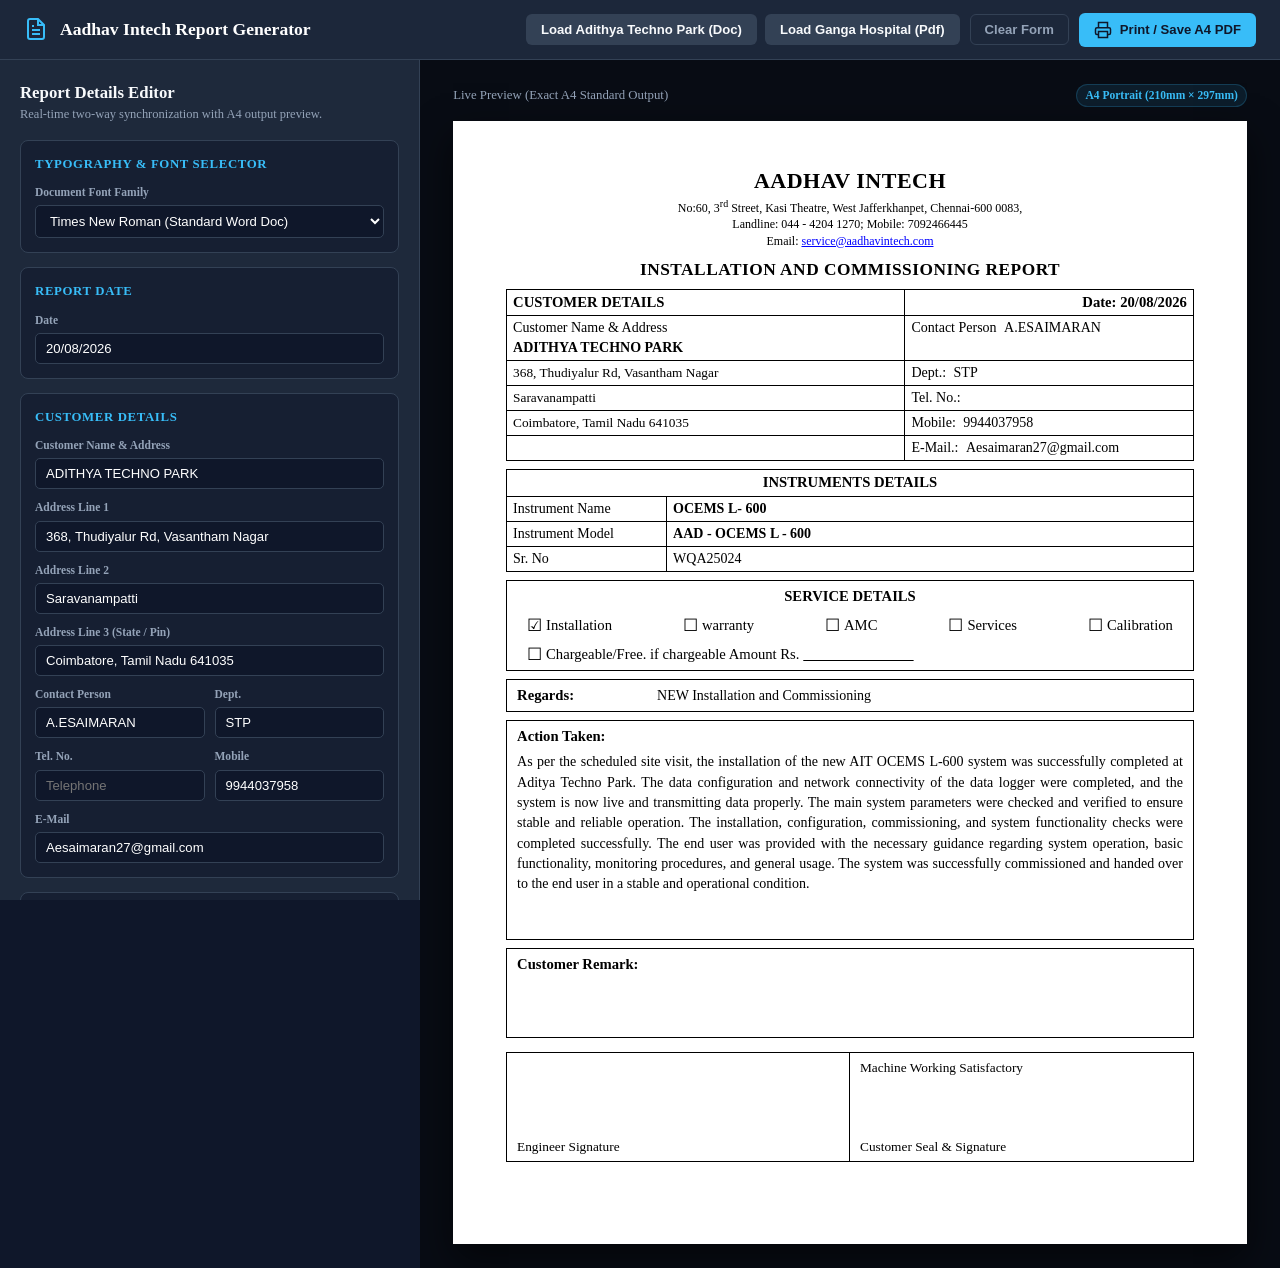
<file: index.9.html>
<!DOCTYPE html>
<html lang="en">
<head>
  <meta charset="UTF-8">
  <meta name="viewport" content="width=device-width, initial-scale=1.0">
  <title>Aadhav Intech - Installation & Commissioning Report Generator</title>
  <link rel="stylesheet" href="styles.css">
  <link rel="preconnect" href="https://fonts.googleapis.com">
  <link rel="preconnect" href="https://fonts.gstatic.com" crossorigin>
  <link href="https://fonts.googleapis.com/css2?family=Inter:wght@400;500;600;700&display=swap" rel="stylesheet">
</head>
<body class="font-times">
  <!-- Top Toolbar -->
  <header class="app-header no-print">
    <div class="header-brand">
      <svg width="24" height="24" viewBox="0 0 24 24" fill="none" stroke="currentColor" stroke-width="2">
        <path d="M14 2H6a2 2 0 0 0-2 2v16a2 2 0 0 0 2 2h12a2 2 0 0 0 2-2V8z"></path>
        <polyline points="14 2 14 8 20 8"></polyline>
        <line x1="16" y1="13" x2="8" y2="13"></line>
        <line x1="16" y1="17" x2="8" y2="17"></line>
        <polyline points="10 9 9 9 8 9"></polyline>
      </svg>
      <h1>Aadhav Intech Report Generator</h1>
    </div>
    <div class="header-actions">
      <!-- Preset Loader Select -->
      <div class="preset-dropdown">
        <button type="button" class="btn btn-secondary" id="btn-load-adithya">
          Load Adithya Techno Park (Doc)
        </button>
        <button type="button" class="btn btn-secondary" id="btn-load-ganga">
          Load Ganga Hospital (Pdf)
        </button>
      </div>

      <button type="button" class="btn btn-outline" id="btn-clear-form">
        Clear Form
      </button>

      <button type="button" class="btn btn-primary" id="btn-print-report">
        <svg width="18" height="18" viewBox="0 0 24 24" fill="none" stroke="currentColor" stroke-width="2">
          <polyline points="6 9 6 2 18 2 18 9"></polyline>
          <path d="M6 18H4a2 2 0 0 1-2-2v-5a2 2 0 0 1 2-2h16a2 2 0 0 1 2 2v5a2 2 0 0 1-2 2h-2"></path>
          <rect x="6" y="14" width="12" height="8"></rect>
        </svg>
        Print / Save A4 PDF
      </button>
    </div>
  </header>

  <!-- App Main Layout -->
  <div class="app-layout">
    <!-- Form Editor Panel -->
    <aside class="editor-panel no-print">
      <div class="editor-header">
        <h2>Report Details Editor</h2>
        <p>Real-time two-way synchronization with A4 output preview.</p>
      </div>

      <form id="report-form" autocomplete="off">
        <!-- Font Selection -->
        <div class="form-section">
          <h3>Typography & Font Selector</h3>
          <div class="form-group">
            <label for="select-font-family">Document Font Family</label>
            <select id="select-font-family" class="form-control-select">
              <option value="font-times" selected>Times New Roman (Standard Word Doc)</option>
              <option value="font-arial">Arial (Modern Clean)</option>
              <option value="font-calibri">Calibri (Corporate)</option>
            </select>
          </div>
        </div>

        <!-- Date Meta -->
        <div class="form-section">
          <h3>Report Date</h3>
          <div class="form-group">
            <label for="input-date">Date</label>
            <input type="text" id="input-date" placeholder="DD/MM/YYYY" value="20/08/2026">
          </div>
        </div>

        <!-- Customer Details -->
        <div class="form-section">
          <h3>Customer Details</h3>
          <div class="form-group">
            <label for="input-cust-name">Customer Name & Address</label>
            <input type="text" id="input-cust-name" value="ADITHYA TECHNO PARK" placeholder="Hospital / Company Name">
          </div>
          <div class="form-group">
            <label for="input-cust-addr1">Address Line 1</label>
            <input type="text" id="input-cust-addr1" value="368, Thudiyalur Rd, Vasantham Nagar">
          </div>
          <div class="form-group">
            <label for="input-cust-addr2">Address Line 2</label>
            <input type="text" id="input-cust-addr2" value="Saravanampatti">
          </div>
          <div class="form-group">
            <label for="input-cust-addr3">Address Line 3 (State / Pin)</label>
            <input type="text" id="input-cust-addr3" value="Coimbatore, Tamil Nadu 641035">
          </div>
          <div class="form-row">
            <div class="form-group">
              <label for="input-contact-person">Contact Person</label>
              <input type="text" id="input-contact-person" value="A.ESAIMARAN" placeholder="Name">
            </div>
            <div class="form-group">
              <label for="input-dept">Dept.</label>
              <input type="text" id="input-dept" value="STP" placeholder="Department">
            </div>
          </div>
          <div class="form-row">
            <div class="form-group">
              <label for="input-tel">Tel. No.</label>
              <input type="text" id="input-tel" placeholder="Telephone">
            </div>
            <div class="form-group">
              <label for="input-mobile">Mobile</label>
              <input type="text" id="input-mobile" value="9944037958" placeholder="Mobile">
            </div>
          </div>
          <div class="form-group">
            <label for="input-email">E-Mail</label>
            <input type="email" id="input-email" value="Aesaimaran27@gmail.com" placeholder="Email Address">
          </div>
        </div>

        <!-- Instrument Details -->
        <div class="form-section">
          <h3>Instruments Details</h3>
          <div class="form-group">
            <label for="input-inst-name">Instrument Name</label>
            <input type="text" id="input-inst-name" value="OCEMS L- 600">
          </div>
          <div class="form-group">
            <label for="input-inst-model">Instrument Model</label>
            <input type="text" id="input-inst-model" value="AAD - OCEMS L - 600">
          </div>
          <div class="form-group">
            <label for="input-sr-no">Sr. No</label>
            <input type="text" id="input-sr-no" value="WQA25024" placeholder="Serial Number">
          </div>
        </div>

        <!-- Service Details -->
        <div class="form-section">
          <h3>Service Details</h3>
          <div class="checkbox-grid">
            <label class="checkbox-label">
              <input type="checkbox" id="chk-installation" checked>
              <span>Installation</span>
            </label>
            <label class="checkbox-label">
              <input type="checkbox" id="chk-warranty">
              <span>warranty</span>
            </label>
            <label class="checkbox-label">
              <input type="checkbox" id="chk-amc">
              <span>AMC</span>
            </label>
            <label class="checkbox-label">
              <input type="checkbox" id="chk-services">
              <span>Services</span>
            </label>
            <label class="checkbox-label">
              <input type="checkbox" id="chk-calibration">
              <span>Calibration</span>
            </label>
          </div>

          <div class="chargeable-block">
            <label class="checkbox-label">
              <input type="checkbox" id="chk-chargeable">
              <span>Chargeable/Free</span>
            </label>
            <div class="form-group" style="margin-top: 8px;">
              <label for="input-charge-amount">If chargeable Amount Rs.</label>
              <input type="text" id="input-charge-amount" placeholder="Amount">
            </div>
          </div>
        </div>

        <!-- Regards & Work Details -->
        <div class="form-section">
          <h3>Regards & Work Details</h3>
          <div class="form-group">
            <label for="input-regards">Regards</label>
            <input type="text" id="input-regards" value="NEW Installation and Commissioning">
          </div>
          <div class="form-group">
            <label for="input-action-taken">Action Taken</label>
            <textarea id="input-action-taken" rows="8" placeholder="Action taken details..."></textarea>
          </div>
          <div class="form-group">
            <label for="input-customer-remark">Customer Remark</label>
            <textarea id="input-customer-remark" rows="4" placeholder="Customer remarks..."></textarea>
          </div>
        </div>

        <!-- Signatures & Stamp -->
        <div class="form-section">
          <h3>Signatures & Stamp</h3>
          
          <div class="signature-input-box">
            <h4>Engineer Signature</h4>
            <div class="signature-tabs">
              <button type="button" class="tab-btn active" data-target="eng-draw">Draw</button>
              <button type="button" class="tab-btn" data-target="eng-file">Upload Image</button>
            </div>
            <div class="tab-content active" id="eng-draw">
              <canvas id="canvas-engineer" width="300" height="80"></canvas>
              <button type="button" class="btn btn-xs" id="btn-clear-eng-canvas">Clear Canvas</button>
            </div>
            <div class="tab-content" id="eng-file">
              <input type="file" id="file-engineer-sig" accept="image/*">
            </div>
          </div>

          <div class="signature-input-box">
            <h4>Customer Seal & Signature</h4>
            <div class="signature-tabs">
              <button type="button" class="tab-btn active" data-target="cust-draw">Draw</button>
              <button type="button" class="tab-btn" data-target="cust-file">Upload Image</button>
            </div>
            <div class="tab-content active" id="cust-draw">
              <canvas id="canvas-customer" width="300" height="80"></canvas>
              <button type="button" class="btn btn-xs" id="btn-clear-cust-canvas">Clear Canvas</button>
            </div>
            <div class="tab-content" id="cust-file">
              <input type="file" id="file-customer-sig" accept="image/*">
            </div>
          </div>
        </div>
      </form>
    </aside>

    <!-- Right Live Preview Panel -->
    <main class="preview-panel">
      <div class="preview-bar no-print">
        <span>Live Preview (Exact A4 Standard Output)</span>
        <span class="preview-badge">A4 Portrait (210mm × 297mm)</span>
      </div>

      <div class="a4-wrapper">
        <!-- Exact A4 Printable Document Structure -->
        <div class="a4-document font-times" id="a4-report-content">
          <!-- Header Area -->
          <div class="doc-header">
            <h1 class="company-name">AADHAV INTECH</h1>
            <div class="company-address">No:60, 3<sup>rd</sup> Street, Kasi Theatre, West Jafferkhanpet, Chennai-600 0083,</div>
            <div class="company-contact">Landline: 044 - 4204 1270; Mobile: 7092466445</div>
            <div class="company-email">Email: <a href="mailto:service@aadhavintech.com">service@aadhavintech.com</a></div>
          </div>

          <!-- Title -->
          <div class="report-title">
            INSTALLATION AND COMMISSIONING REPORT
          </div>

          <!-- Section 1: Customer Details Table -->
          <table class="report-table cust-table">
            <thead>
              <tr>
                <th class="th-cust-title">CUSTOMER DETAILS</th>
                <th class="th-date-title" id="view-date-cell">Date: 20/08/2026</th>
              </tr>
            </thead>
            <tbody>
              <tr>
                <td class="col-left">
                  <div class="lbl">Customer Name & Address</div>
                  <div class="val-bold" id="view-cust-name">ADITHYA TECHNO PARK</div>
                </td>
                <td class="col-right">
                  <span class="lbl-inline">Contact Person</span>
                  <span class="val-inline" id="view-contact-person">A.ESAIMARAN</span>
                </td>
              </tr>
              <tr>
                <td class="col-left">
                  <div class="val" id="view-cust-addr1">368, Thudiyalur Rd, Vasantham Nagar</div>
                </td>
                <td class="col-right">
                  <span class="lbl-inline">Dept.:</span>
                  <span class="val-inline" id="view-dept">STP</span>
                </td>
              </tr>
              <tr>
                <td class="col-left">
                  <div class="val" id="view-cust-addr2">Saravanampatti</div>
                </td>
                <td class="col-right">
                  <span class="lbl-inline">Tel. No.:</span>
                  <span class="val-inline" id="view-tel"></span>
                </td>
              </tr>
              <tr>
                <td class="col-left">
                  <div class="val" id="view-cust-addr3">Coimbatore, Tamil Nadu 641035</div>
                </td>
                <td class="col-right">
                  <span class="lbl-inline">Mobile:</span>
                  <span class="val-inline" id="view-mobile">9944037958</span>
                </td>
              </tr>
              <tr>
                <td class="col-left"></td>
                <td class="col-right">
                  <span class="lbl-inline">E-Mail.:</span>
                  <span class="val-inline" id="view-email">Aesaimaran27@gmail.com</span>
                </td>
              </tr>
            </tbody>
          </table>

          <!-- Section 2: Instruments Details Table -->
          <table class="report-table inst-table">
            <thead>
              <tr>
                <th colspan="2" class="th-center">INSTRUMENTS DETAILS</th>
              </tr>
            </thead>
            <tbody>
              <tr>
                <td class="cell-label">Instrument Name</td>
                <td class="cell-val-bold" id="view-inst-name">OCEMS L- 600</td>
              </tr>
              <tr>
                <td class="cell-label">Instrument Model</td>
                <td class="cell-val-bold" id="view-inst-model">AAD - OCEMS L - 600</td>
              </tr>
              <tr>
                <td class="cell-label">Sr. No</td>
                <td class="cell-val" id="view-sr-no">WQA25024</td>
              </tr>
            </tbody>
          </table>

          <!-- Section 3: Service Details Block -->
          <div class="report-block service-block">
            <div class="block-title">SERVICE DETAILS</div>
            <div class="service-checkboxes-row">
              <span class="chk-item"><span class="chk-box" id="view-chk-installation">☑</span>Installation</span>
              <span class="chk-item"><span class="chk-box" id="view-chk-warranty">☐</span>warranty</span>
              <span class="chk-item"><span class="chk-box" id="view-chk-amc">☐</span>AMC</span>
              <span class="chk-item"><span class="chk-box" id="view-chk-services">☐</span>Services</span>
              <span class="chk-item"><span class="chk-box" id="view-chk-calibration">☐</span>Calibration</span>
            </div>
            <div class="service-chargeable-row">
              <span class="chk-box" id="view-chk-chargeable">☐</span>Chargeable/Free. if chargeable Amount Rs. <span class="underline-amount" id="view-charge-amount">_______________</span>
            </div>
          </div>

          <!-- Section 4: Regards Row -->
          <div class="report-block regards-block">
            <table class="nested-table">
              <tr>
                <td class="td-regards-lbl">Regards:</td>
                <td class="td-regards-val" id="view-regards">NEW Installation and Commissioning</td>
              </tr>
            </table>
          </div>

          <!-- Section 5: Action Taken Block -->
          <div class="report-block action-block">
            <div class="block-subheading">Action Taken:</div>
            <div class="action-content" id="view-action-taken"></div>
          </div>

          <!-- Section 6: Customer Remark Block -->
          <div class="report-block remark-block">
            <div class="block-subheading">Customer Remark:</div>
            <div class="remark-content" id="view-customer-remark"></div>
          </div>

          <!-- Section 7: Signatures Grid -->
          <div class="signature-section-grid">
            <div class="sig-box sig-left">
              <div class="sig-image-container" id="view-eng-sig-img"></div>
              <div class="sig-bottom-label">Engineer Signature</div>
            </div>
            <div class="sig-box sig-right">
              <div class="sig-top-label">Machine Working Satisfactory</div>
              <div class="sig-image-container" id="view-cust-sig-img"></div>
              <div class="sig-bottom-label">Customer Seal & Signature</div>
            </div>
          </div>
        </div>
      </div>
    </main>
  </div>

  <script src="app.js"></script>
</body>
</html>
</file>
<file: styles.css>
/* ==========================================================================
   Aadhav Intech Installation & Commissioning Report Stylesheet
   Screen Editor UI + Multi-Font Exact A4 Print Sheet Engine
   ========================================================================== */

:root {
  --bg-dark: #0f172a;
  --panel-bg: #1e293b;
  --border-color: #334155;
  --text-main: #f8fafc;
  --text-muted: #94a3b8;
  --primary: #38bdf8;
  --primary-hover: #0284c7;
  --accent: #818cf8;
}

* {
  box-sizing: border-box;
  margin: 0;
  padding: 0;
}

body {
  font-family: 'Inter', system-ui, -apple-system, sans-serif;
  background-color: var(--bg-dark);
  color: var(--text-main);
  line-height: 1.5;
  min-height: 100vh;
}

/* Document Font Classes */
.font-times {
  font-family: "Times New Roman", Times, serif !important;
}

.font-arial {
  font-family: Arial, Helvetica, sans-serif !important;
}

.font-calibri {
  font-family: Calibri, "Segoe UI", sans-serif !important;
}

/* Top Navigation Bar */
.app-header {
  height: 60px;
  background-color: rgba(30, 41, 59, 0.95);
  backdrop-filter: blur(8px);
  border-bottom: 1px solid var(--border-color);
  display: flex;
  align-items: center;
  justify-content: space-between;
  padding: 0 24px;
  position: sticky;
  top: 0;
  z-index: 100;
}

.header-brand {
  display: flex;
  align-items: center;
  gap: 12px;
  color: var(--primary);
}

.header-brand h1 {
  font-size: 1.1rem;
  font-weight: 700;
  color: #ffffff;
}

.header-actions {
  display: flex;
  align-items: center;
  gap: 10px;
}

.preset-dropdown {
  display: flex;
  gap: 8px;
}

.btn {
  display: inline-flex;
  align-items: center;
  gap: 8px;
  padding: 7px 14px;
  border-radius: 6px;
  font-size: 0.82rem;
  font-weight: 600;
  cursor: pointer;
  transition: all 0.2s ease;
  border: 1px solid transparent;
}

.btn-primary {
  background-color: var(--primary);
  color: #0f172a;
}
.btn-primary:hover {
  background-color: var(--primary-hover);
  color: #ffffff;
  box-shadow: 0 4px 12px rgba(56, 189, 248, 0.3);
}

.btn-secondary {
  background-color: var(--border-color);
  color: var(--text-main);
}
.btn-secondary:hover {
  background-color: #475569;
}

.btn-outline {
  background-color: transparent;
  border-color: var(--border-color);
  color: var(--text-muted);
}
.btn-outline:hover {
  border-color: var(--primary);
  color: var(--primary);
}

.btn-xs {
  padding: 4px 8px;
  font-size: 0.72rem;
  background-color: #334155;
  color: #cbd5e1;
  margin-top: 6px;
  border: none;
  border-radius: 4px;
  cursor: pointer;
}
.btn-xs:hover {
  background-color: #475569;
}

/* App Layout Grid */
.app-layout {
  display: flex;
  min-height: calc(100vh - 60px);
}

/* Left Editor Panel */
.editor-panel {
  width: 420px;
  background-color: var(--panel-bg);
  border-right: 1px solid var(--border-color);
  padding: 20px;
  overflow-y: auto;
  max-height: calc(100vh - 60px);
}

.editor-header h2 {
  font-size: 1.05rem;
  font-weight: 600;
  color: var(--text-main);
}
.editor-header p {
  font-size: 0.78rem;
  color: var(--text-muted);
  margin-bottom: 16px;
}

.form-section {
  background-color: rgba(15, 23, 42, 0.5);
  border: 1px solid var(--border-color);
  border-radius: 8px;
  padding: 14px;
  margin-bottom: 14px;
}

.form-section h3 {
  font-size: 0.8rem;
  font-weight: 700;
  text-transform: uppercase;
  letter-spacing: 0.05em;
  color: var(--primary);
  margin-bottom: 10px;
}

.form-group {
  margin-bottom: 10px;
}
.form-group:last-child {
  margin-bottom: 0;
}

.form-row {
  display: flex;
  gap: 10px;
}
.form-row .form-group {
  flex: 1;
}

label {
  display: block;
  font-size: 0.72rem;
  font-weight: 600;
  color: var(--text-muted);
  margin-bottom: 4px;
}

input[type="text"],
input[type="email"],
textarea,
.form-control-select {
  width: 100%;
  padding: 7px 10px;
  background-color: #0f172a;
  border: 1px solid var(--border-color);
  border-radius: 5px;
  color: #ffffff;
  font-size: 0.82rem;
  outline: none;
  transition: border-color 0.2s;
}

input[type="text"]:focus,
input[type="email"]:focus,
textarea:focus,
.form-control-select:focus {
  border-color: var(--primary);
}

textarea {
  resize: vertical;
  font-family: inherit;
}

.checkbox-grid {
  display: grid;
  grid-template-columns: repeat(2, 1fr);
  gap: 8px;
  margin-bottom: 10px;
}

.checkbox-label {
  display: flex;
  align-items: center;
  gap: 6px;
  font-size: 0.78rem;
  color: var(--text-main);
  cursor: pointer;
}

.checkbox-label input[type="checkbox"] {
  width: 15px;
  height: 15px;
  accent-color: var(--primary);
  cursor: pointer;
}

.chargeable-block {
  border-top: 1px dashed var(--border-color);
  padding-top: 8px;
}

.signature-input-box {
  margin-bottom: 14px;
}
.signature-input-box h4 {
  font-size: 0.78rem;
  color: var(--text-main);
  margin-bottom: 4px;
}

.signature-tabs {
  display: flex;
  gap: 4px;
  margin-bottom: 6px;
}

.tab-btn {
  background: none;
  border: none;
  color: var(--text-muted);
  font-size: 0.72rem;
  padding: 3px 8px;
  cursor: pointer;
  border-radius: 4px;
}
.tab-btn.active {
  background-color: var(--primary);
  color: #0f172a;
  font-weight: 600;
}

.tab-content {
  display: none;
}
.tab-content.active {
  display: block;
}

canvas {
  background-color: #ffffff;
  border-radius: 4px;
  cursor: crosshair;
  touch-action: none;
}

input[type="file"] {
  font-size: 0.72rem;
  color: var(--text-muted);
}

/* Right Live Preview Panel */
.preview-panel {
  flex: 1;
  background-color: #080c14;
  padding: 24px;
  display: flex;
  flex-direction: column;
  align-items: center;
  overflow-y: auto;
}

.preview-bar {
  width: 100%;
  max-width: 210mm;
  display: flex;
  justify-content: space-between;
  align-items: center;
  margin-bottom: 14px;
  color: var(--text-muted);
  font-size: 0.8rem;
}

.preview-badge {
  background-color: rgba(56, 189, 248, 0.1);
  color: var(--primary);
  padding: 2px 8px;
  border-radius: 12px;
  font-size: 0.72rem;
  font-weight: 600;
  border: 1px solid rgba(56, 189, 248, 0.2);
}

.a4-wrapper {
  box-shadow: 0 16px 36px rgba(0, 0, 0, 0.6);
}

/* ==========================================================================
   EXACT A4 PRINT DOCUMENT SPECIFICATION (Matching Word Doc & PDF)
   ========================================================================== */
.a4-document {
  width: 210mm;
  min-height: 297mm;
  padding: 12mm 14mm 14mm 14mm;
  background-color: #ffffff;
  color: #000000;
  font-size: 11pt;
  line-height: 1.3;
  box-sizing: border-box;
  position: relative;
}

/* Document Header */
.doc-header {
  text-align: center;
  margin-bottom: 6px;
}

.doc-header .company-name {
  font-size: 16.5pt;
  font-weight: bold;
  letter-spacing: 0.5px;
  color: #000000;
  margin-bottom: 2px;
}

.doc-header .company-address,
.doc-header .company-contact,
.doc-header .company-email {
  font-size: 9pt;
  color: #000000;
  line-height: 1.35;
}

.doc-header .company-email a {
  color: #0000ff;
  text-decoration: underline;
}

/* Title */
.report-title {
  text-align: center;
  font-size: 13pt;
  font-weight: bold;
  margin: 10px 0 8px 0;
  letter-spacing: 0.5px;
}

/* Tables */
.report-table {
  width: 100%;
  border-collapse: collapse;
  margin-bottom: 8px;
  font-size: 10.5pt;
}

.report-table th,
.report-table td {
  border: 1px solid #000000;
  padding: 3px 6px;
  vertical-align: top;
}

/* Customer Details Table */
.cust-table th.th-cust-title {
  text-align: left;
  width: 58%;
  font-weight: bold;
  font-size: 11pt;
}

.cust-table th.th-date-title {
  text-align: right;
  width: 42%;
  font-weight: bold;
  font-size: 11pt;
}

.cust-table td.col-left {
  width: 58%;
}

.cust-table td.col-right {
  width: 42%;
}

.cust-table .lbl {
  font-size: 10.5pt;
  color: #000000;
}

.cust-table .val-bold {
  font-weight: bold;
  font-size: 10.5pt;
  margin-top: 1px;
}

.cust-table .val {
  font-size: 10pt;
}

.cust-table .lbl-inline {
  font-size: 10.5pt;
}

.cust-table .val-inline {
  font-size: 10.5pt;
  margin-left: 4px;
}

/* Instrument Table */
.inst-table th.th-center {
  text-align: center;
  font-weight: bold;
  font-size: 11pt;
}

.inst-table .cell-label {
  width: 160px;
  font-size: 10.5pt;
}

.inst-table .cell-val-bold {
  font-weight: bold;
  font-size: 10.5pt;
}

.inst-table .cell-val {
  font-size: 10.5pt;
}

/* Service Details Block */
.service-block {
  border: 1px solid #000000;
  padding: 6px 10px;
  margin-bottom: 8px;
}

.service-block .block-title {
  text-align: center;
  font-weight: bold;
  font-size: 11pt;
  margin-bottom: 10px;
}

.service-checkboxes-row {
  display: flex;
  justify-content: space-between;
  align-items: center;
  font-size: 11pt;
  margin-bottom: 10px;
  padding: 0 10px;
}

.chk-item {
  display: inline-flex;
  align-items: center;
}

.chk-box {
  font-size: 13pt;
  line-height: 1;
  font-family: "Segoe UI Symbol", "Arial Unicode MS", sans-serif;
  margin-right: 4px;
}

.service-chargeable-row {
  font-size: 11pt;
  padding: 0 10px;
  display: flex;
  align-items: center;
}

.underline-amount {
  text-decoration: underline;
  margin-left: 4px;
}

/* Regards Block */
.regards-block {
  border: 1px solid #000000;
  padding: 4px 6px;
  margin-bottom: 8px;
}

.nested-table {
  width: 100%;
  border-collapse: collapse;
}

.nested-table td {
  border: none;
  padding: 2px 4px;
}

.td-regards-lbl {
  font-weight: bold;
  font-size: 11pt;
  width: 140px;
}

.td-regards-val {
  font-size: 10.5pt;
}

/* Action Taken Block */
.action-block {
  border: 1px solid #000000;
  padding: 6px 10px;
  margin-bottom: 8px;
  min-height: 220px;
}

.block-subheading {
  font-weight: bold;
  font-size: 11pt;
  margin-bottom: 6px;
}

.action-content {
  font-size: 10.5pt;
  line-height: 1.45;
  white-space: pre-wrap;
  text-align: justify;
}

/* Customer Remark Block */
.remark-block {
  border: 1px solid #000000;
  padding: 6px 10px;
  margin-bottom: 14px;
  min-height: 90px;
}

.remark-content {
  font-size: 10pt;
  line-height: 1.4;
  white-space: pre-wrap;
}

/* Signatures Grid */
.signature-section-grid {
  display: grid;
  grid-template-columns: 1fr 1fr;
  border: 1px solid #000000;
  min-height: 110px;
}

.sig-box {
  padding: 6px 10px;
  display: flex;
  flex-direction: column;
  justify-content: space-between;
}

.sig-left {
  border-right: 1px solid #000000;
}

.sig-top-label {
  font-size: 10pt;
  text-align: left;
  margin-bottom: 4px;
}

.sig-bottom-label {
  font-size: 10pt;
  margin-top: auto;
}

.sig-image-container {
  height: 50px;
  display: flex;
  align-items: center;
  justify-content: center;
}

.sig-image-container img {
  max-height: 100%;
  max-width: 100%;
  object-fit: contain;
}

/* ==========================================================================
   PRINT MEDIA RULES
   ========================================================================== */
@media print {
  @page {
    size: A4 portrait;
    margin: 0;
  }

  html, body {
    width: 210mm;
    height: 297mm;
    background: #ffffff !important;
    color: #000000 !important;
    overflow: hidden;
  }

  .no-print {
    display: none !important;
  }

  .app-layout {
    display: block !important;
    min-height: auto !important;
  }

  .preview-panel {
    padding: 0 !important;
    background: none !important;
    overflow: visible !important;
  }

  .a4-wrapper {
    box-shadow: none !important;
  }

  .a4-document {
    width: 210mm !important;
    min-height: 297mm !important;
    height: 297mm !important;
    padding: 12mm 14mm 14mm 14mm !important;
    box-sizing: border-box !important;
    page-break-after: avoid;
    page-break-inside: avoid;
  }
}
</file>
